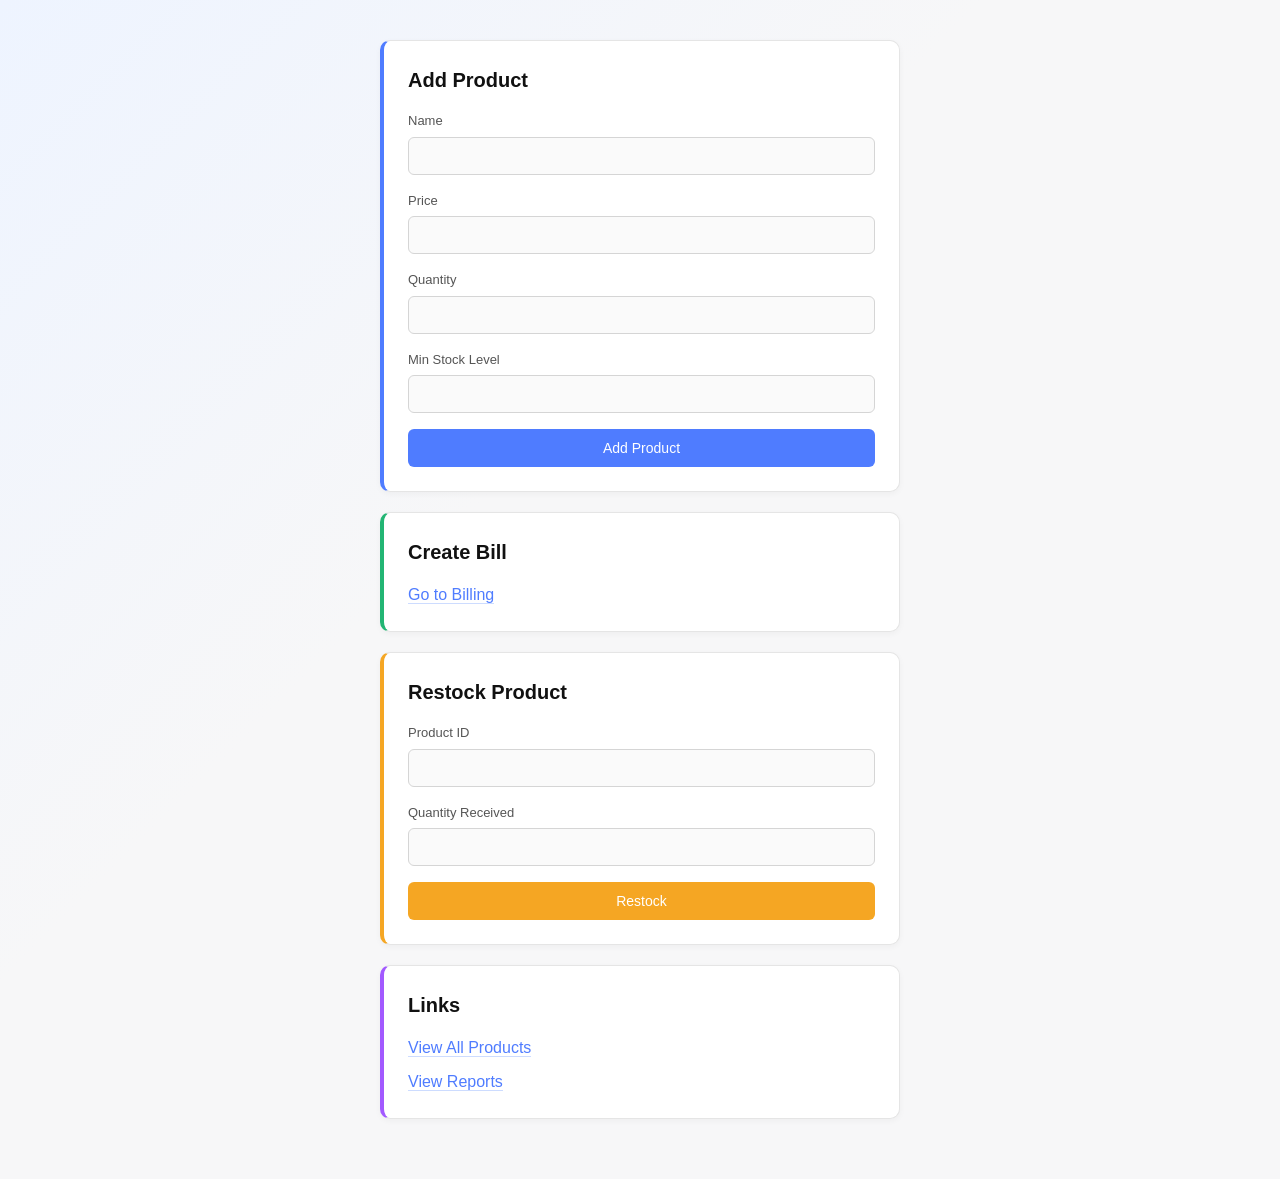
<file: index.html>
<!DOCTYPE html>
<html>
<head>
    <title>Store App</title>
    <style>
        * {
            box-sizing: border-box;
        }

        body {
            font-family: -apple-system, BlinkMacSystemFont, "Segoe UI", Roboto, Helvetica, Arial, sans-serif;
            background: linear-gradient(135deg, #eef4ff 0%, #f7f7f8 40%);
            color: #1a1a1a;
            margin: 0;
            padding: 40px 20px;
            line-height: 1.5;
        }

        .container {
            max-width: 520px;
            margin: 0 auto;
        }

        h1 {
            font-size: 20px;
            font-weight: 600;
            margin: 0 0 16px;
            color: #111;
        }

        .section {
            background: #ffffff;
            border: 1px solid #e5e5e5;
            border-left: 4px solid #4f7cff;
            border-radius: 10px;
            padding: 24px;
            margin-bottom: 20px;
            box-shadow: 0 2px 6px rgba(0,0,0,0.04);
        }

        .section:nth-of-type(2) {
            border-left-color: #22b573;
        }

        .section:nth-of-type(3) {
            border-left-color: #f5a623;
        }

        .section:nth-of-type(4) {
            border-left-color: #a259ff;
        }

        label,
        .field-label {
            display: block;
            font-size: 13px;
            font-weight: 500;
            color: #555;
            margin-bottom: 6px;
        }

        input[type="text"] {
            width: 100%;
            padding: 10px 12px;
            font-size: 14px;
            border: 1px solid #d5d5d5;
            border-radius: 6px;
            margin-bottom: 16px;
            background-color: #fafafa;
        }

        input[type="text"]:focus {
            outline: none;
            border-color: #4f7cff;
            background-color: #fff;
            box-shadow: 0 0 0 3px rgba(79,124,255,0.12);
        }

        input[type="submit"] {
            width: 100%;
            padding: 11px;
            background-color: #4f7cff;
            color: #fff;
            border: none;
            border-radius: 6px;
            font-size: 14px;
            font-weight: 500;
            cursor: pointer;
            transition: background-color 0.15s ease;
        }

        input[type="submit"]:hover {
            background-color: #3a63e0;
        }

        .section:nth-of-type(3) input[type="submit"] {
            background-color: #f5a623;
        }

        .section:nth-of-type(3) input[type="submit"]:hover {
            background-color: #d98e0f;
        }

        a {
            color: #4f7cff;
            text-decoration: none;
            font-weight: 500;
            border-bottom: 1px solid #cddcff;
        }

        a:hover {
            border-bottom-color: #4f7cff;
        }

        p {
            margin: 0;
        }

        .links-section p + p {
            margin-top: 10px;
        }
    </style>
</head>
<body>
    <div class="container">

        <div class="section">
            <h1>Add Product</h1>
            <form action="addproduct" method="post">
                <span class="field-label">Name</span>
                <input type="text" name="name">

                <span class="field-label">Price</span>
                <input type="text" name="price">

                <span class="field-label">Quantity</span>
                <input type="text" name="quantity">

                <span class="field-label">Min Stock Level</span>
                <input type="text" name="minStock">

                <input type="submit" value="Add Product">
            </form>
        </div>

        <div class="section">
            <h1>Create Bill</h1>
            <p><a href="createbill">Go to Billing</a></p>
        </div>

        <div class="section">
            <h1>Restock Product</h1>
            <form action="restock" method="post">
                <span class="field-label">Product ID</span>
                <input type="text" name="productId">

                <span class="field-label">Quantity Received</span>
                <input type="text" name="quantity">

                <input type="submit" value="Restock">
            </form>
        </div>

        <div class="section links-section">
            <h1>Links</h1>
            <p><a href="viewproducts">View All Products</a></p>
            <p><a href="reports">View Reports</a></p>
        </div>

    </div>
</body>
</html>
</file>
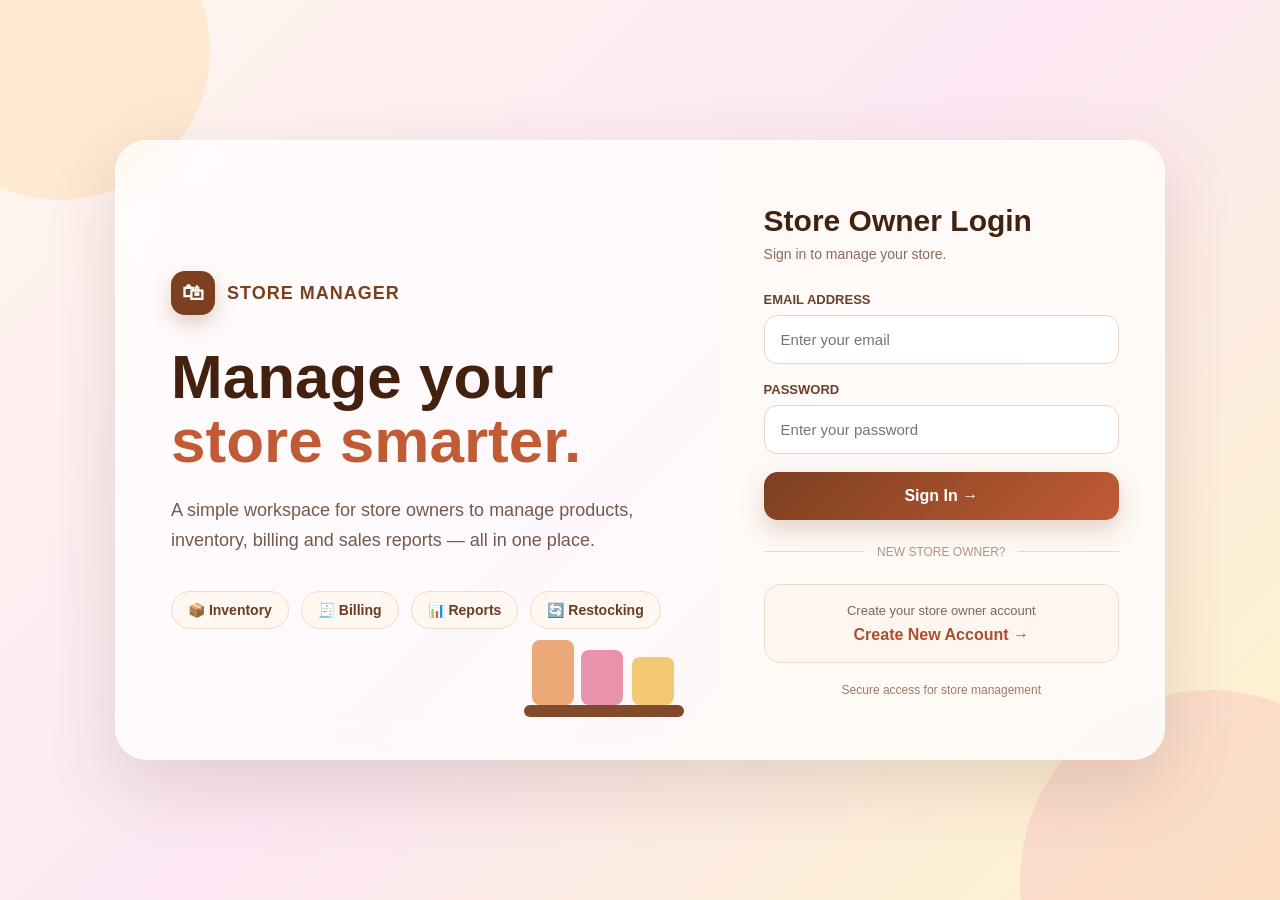
<file: webapp/store/index.html>
<!DOCTYPE html>
<html lang="en">
<head>
    <meta charset="UTF-8">
    <meta name="viewport" content="width=device-width, initial-scale=1.0">
    <title>Store Management System</title>

    <style>
        * {
            box-sizing: border-box;
            margin: 0;
            padding: 0;
        }

        body {
            min-height: 100vh;
            font-family: "Segoe UI", Arial, sans-serif;
            background: linear-gradient(135deg, #fff7ed, #fce7f3, #fef3c7);
            color: #3b2418;
            overflow-x: hidden;
        }

        /* Decorative shapes */
        .circle {
            position: fixed;
            border-radius: 50%;
            z-index: 0;
            pointer-events: none;
        }

        .circle.one {
            width: 300px;
            height: 300px;
            background: rgba(255, 183, 77, 0.18);
            top: -100px;
            left: -90px;
        }

        .circle.two {
            width: 380px;
            height: 380px;
            background: rgba(236, 72, 153, 0.12);
            bottom: -170px;
            right: -120px;
        }

        /* Main container */
        .page {
            min-height: 100vh;
            display: flex;
            align-items: center;
            justify-content: center;
            padding: 30px;
            position: relative;
            z-index: 1;
        }

        .container {
            width: 100%;
            max-width: 1050px;
            min-height: 620px;
            display: grid;
            grid-template-columns: 1.15fr 0.85fr;
            background: rgba(255, 255, 255, 0.72);
            backdrop-filter: blur(18px);
            border: 1px solid rgba(255, 255, 255, 0.8);
            border-radius: 32px;
            box-shadow: 0 25px 70px rgba(80, 45, 25, 0.15);
            overflow: hidden;
        }

        /* Left section */
        .welcome {
            padding: 65px 55px;
            display: flex;
            flex-direction: column;
            justify-content: center;
            position: relative;
        }

        .brand {
            display: inline-flex;
            align-items: center;
            gap: 12px;
            font-size: 18px;
            font-weight: 700;
            letter-spacing: 1px;
            color: #7c3f20;
            margin-bottom: 30px;
        }

        .brand-icon {
            width: 44px;
            height: 44px;
            border-radius: 14px;
            background: #7c3f20;
            display: flex;
            align-items: center;
            justify-content: center;
            color: white;
            font-size: 22px;
            box-shadow: 0 8px 20px rgba(124, 63, 32, 0.25);
        }

        h1 {
            font-size: clamp(38px, 5vw, 62px);
            line-height: 1.03;
            margin-bottom: 22px;
            color: #42210f;
        }

        h1 span {
            color: #c15b35;
        }

        .subtitle {
            font-size: 18px;
            line-height: 1.7;
            max-width: 540px;
            color: #76594a;
            margin-bottom: 35px;
        }

        .features {
            display: flex;
            flex-wrap: wrap;
            gap: 12px;
        }

        .feature {
            padding: 10px 16px;
            border-radius: 30px;
            background: #fff8f0;
            border: 1px solid #f3d9c6;
            color: #6b3c25;
            font-size: 14px;
            font-weight: 600;
        }

        /* Store illustration */
        .store-art {
            position: absolute;
            right: 35px;
            bottom: 30px;
            width: 160px;
            height: 145px;
            opacity: 0.95;
        }

        .shelf {
            position: absolute;
            bottom: 12px;
            width: 160px;
            height: 12px;
            background: #7c3f20;
            border-radius: 8px;
        }

        .box {
            position: absolute;
            bottom: 24px;
            width: 42px;
            height: 55px;
            border-radius: 8px;
            background: #e9a46f;
        }

        .box.one {
            left: 8px;
            height: 65px;
        }

        .box.two {
            left: 57px;
            background: #e88ca8;
        }

        .box.three {
            left: 108px;
            background: #f2c56b;
            height: 48px;
        }

        /* Login card */
        .login-area {
            background: rgba(255, 250, 246, 0.88);
            padding: 55px 45px;
            display: flex;
            align-items: center;
            justify-content: center;
        }

        .login-card {
            width: 100%;
            max-width: 360px;
        }

        .login-card h2 {
            font-size: 30px;
            color: #42210f;
            margin-bottom: 8px;
        }

        .login-card .description {
            color: #8a6a5a;
            margin-bottom: 30px;
            font-size: 14px;
        }

        .input-group {
            margin-bottom: 18px;
        }

        .input-group label {
            display: block;
            font-size: 13px;
            font-weight: 700;
            color: #69402d;
            margin-bottom: 8px;
        }

        .input-group input {
            width: 100%;
            padding: 15px 16px;
            border: 1.5px solid #ead4c5;
            border-radius: 13px;
            outline: none;
            background: #fff;
            color: #3b2418;
            font-size: 15px;
            transition: 0.25s;
        }

        .input-group input:focus {
            border-color: #c15b35;
            box-shadow: 0 0 0 4px rgba(193, 91, 53, 0.10);
        }

        .login-btn {
            width: 100%;
            border: none;
            border-radius: 14px;
            padding: 15px;
            background: linear-gradient(135deg, #7c3f20, #c15b35);
            color: white;
            font-size: 16px;
            font-weight: 700;
            cursor: pointer;
            box-shadow: 0 10px 25px rgba(124, 63, 32, 0.22);
            transition: 0.25s;
        }

        .login-btn:hover {
            transform: translateY(-2px);
            box-shadow: 0 14px 30px rgba(124, 63, 32, 0.28);
        }

        .divider {
            display: flex;
            align-items: center;
            gap: 12px;
            margin: 25px 0;
            color: #b19485;
            font-size: 12px;
        }

        .divider::before,
        .divider::after {
            content: "";
            height: 1px;
            flex: 1;
            background: #ead8cc;
        }

        .register-box {
            text-align: center;
            padding: 18px;
            border-radius: 16px;
            background: #fff7ef;
            border: 1px solid #f0dccd;
        }

        .register-box p {
            font-size: 13px;
            color: #806457;
            margin-bottom: 8px;
        }

        .register-link {
            color: #a84f2e;
            font-weight: 700;
            text-decoration: none;
            transition: 0.2s;
        }

        .register-link:hover {
            color: #6f321d;
            text-decoration: underline;
        }

        .demo-note {
            text-align: center;
            margin-top: 20px;
            font-size: 12px;
            color: #9a7b6c;
        }

        /* Responsive */
        @media (max-width: 800px) {
            .container {
                grid-template-columns: 1fr;
            }

            .welcome {
                padding: 45px 35px;
                min-height: 420px;
            }

            .store-art {
                display: none;
            }

            .login-area {
                padding: 45px 30px;
            }
        }

        @media (max-width: 480px) {
            .page {
                padding: 15px;
            }

            .container {
                border-radius: 24px;
            }

            .welcome {
                padding: 35px 25px;
            }

            .login-area {
                padding: 35px 22px;
            }

            h1 {
                font-size: 40px;
            }
        }
    </style>
</head>

<body>

<div class="circle one"></div>
<div class="circle two"></div>

<div class="page">

    <div class="container">

        <!-- WELCOME SECTION -->
        <section class="welcome">

            <div class="brand">
                <div class="brand-icon">🛍</div>
                STORE MANAGER
            </div>

            <h1>
                Manage your<br>
                <span>store smarter.</span>
            </h1>

            <p class="subtitle">
                A simple workspace for store owners to manage products,
                inventory, billing and sales reports — all in one place.
            </p>

            <div class="features">
                <div class="feature">📦 Inventory</div>
                <div class="feature">🧾 Billing</div>
                <div class="feature">📊 Reports</div>
                <div class="feature">🔄 Restocking</div>
            </div>

            <div class="store-art">
                <div class="box one"></div>
                <div class="box two"></div>
                <div class="box three"></div>
                <div class="shelf"></div>
            </div>

        </section>

        <!-- LOGIN SECTION -->
        <section class="login-area">

            <div class="login-card">

                <h2>Store Owner Login</h2>

                <p class="description">
                    Sign in to manage your store.
                </p>

                <!-- KEEPING YOUR EXISTING LOGIN ENDPOINT -->
                <form action="login" method="post">

                    <div class="input-group">
                        <label for="email">EMAIL ADDRESS</label>
                        <input
                            type="email"
                            id="email"
                            name="email"
                            placeholder="Enter your email"
                            required>
                    </div>

                    <div class="input-group">
                        <label for="password">PASSWORD</label>
                        <input
                            type="password"
                            id="password"
                            name="password"
                            placeholder="Enter your password"
                            required>
                    </div>

                    <button type="submit" class="login-btn">
                        Sign In →
                    </button>

                </form>

                <div class="divider">NEW STORE OWNER?</div>

                <div class="register-box">
                    <p>Create your store owner account</p>

                    <a href="register.html" class="register-link">
                        Create New Account →
                    </a>
                </div>

                <div class="demo-note">
                    Secure access for store management
                </div>

            </div>

        </section>

    </div>

</div>

</body>
</html>
</file>
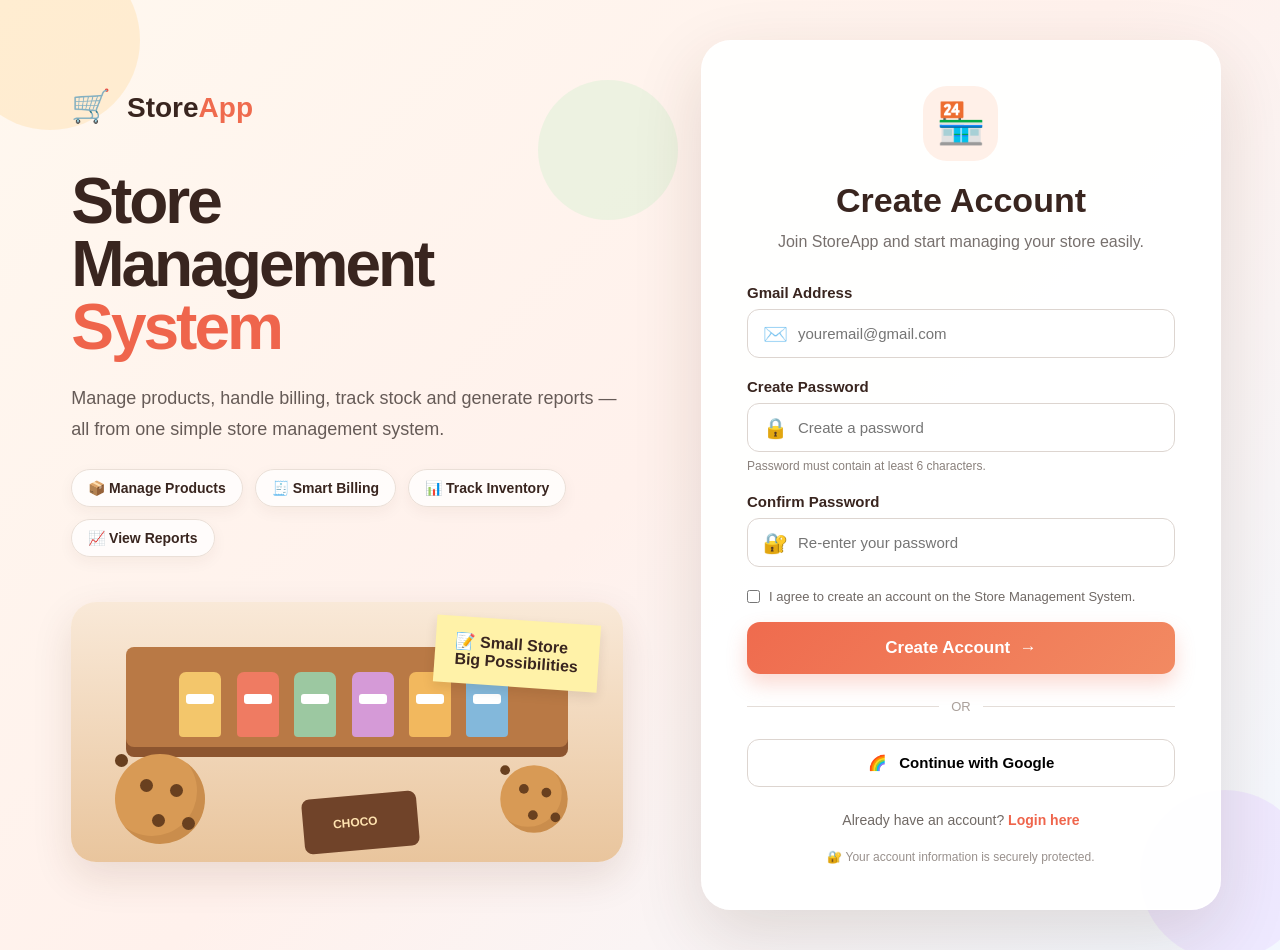
<file: webapp/register.html>
<!DOCTYPE html>
<html lang="en">
<head>
    <meta charset="UTF-8">
    <meta name="viewport" content="width=device-width, initial-scale=1.0">

    <title>Create Account | Store Management System</title>

    <style>
        * {
            margin: 0;
            padding: 0;
            box-sizing: border-box;
        }

        body {
            font-family: "Segoe UI", Arial, sans-serif;
            min-height: 100vh;
            background: linear-gradient(135deg, #fff8ef, #fff1ec, #f3f8ff);
            color: #39251f;
            overflow-x: hidden;
        }

        /* Decorative background */
        .bubble {
            position: fixed;
            border-radius: 50%;
            z-index: -1;
            opacity: 0.55;
        }

        .bubble.one {
            width: 180px;
            height: 180px;
            background: #ffe4b8;
            top: -50px;
            left: -40px;
        }

        .bubble.two {
            width: 140px;
            height: 140px;
            background: #dff0d8;
            top: 80px;
            left: 42%;
        }

        .bubble.three {
            width: 170px;
            height: 170px;
            background: #eadcff;
            bottom: -60px;
            right: -30px;
        }

        /* Main container */
        .container {
            width: 92%;
            max-width: 1350px;
            min-height: 100vh;
            margin: auto;
            display: grid;
            grid-template-columns: 1.05fr 0.95fr;
            align-items: center;
            gap: 50px;
            padding: 40px 0;
        }

        /* LEFT SIDE */
        .left {
            padding: 20px;
        }

        .brand {
            font-size: 28px;
            font-weight: 800;
            color: #39251f;
            margin-bottom: 45px;
        }

        .brand span {
            color: #ef6b4e;
        }

        .brand-icon {
            color: #ef6b4e;
            font-size: 32px;
            margin-right: 8px;
        }

        .heading {
            font-size: clamp(48px, 5vw, 76px);
            line-height: 0.98;
            font-weight: 850;
            letter-spacing: -3px;
            margin-bottom: 25px;
        }

        .heading .orange {
            color: #ef654c;
        }

        .description {
            font-size: 18px;
            color: #665b57;
            line-height: 1.7;
            max-width: 650px;
        }

        .features {
            display: flex;
            flex-wrap: wrap;
            gap: 12px;
            margin-top: 25px;
        }

        .feature {
            padding: 10px 16px;
            border-radius: 30px;
            background: rgba(255,255,255,0.75);
            border: 1px solid #eadfd7;
            font-size: 14px;
            font-weight: 600;
            box-shadow: 0 5px 15px rgba(70,40,20,0.05);
        }

        /* Store illustration */
        .store-scene {
            margin-top: 45px;
            position: relative;
            height: 260px;
            background: linear-gradient(to bottom, #f9e9d8, #e9c59d);
            border-radius: 25px;
            overflow: hidden;
            box-shadow: 0 15px 40px rgba(80,45,20,0.12);
        }

        .shelf {
            position: absolute;
            width: 80%;
            height: 100px;
            left: 10%;
            top: 45px;
            background: #b97945;
            border-radius: 8px;
            box-shadow: 0 10px 0 #8d552f;
        }

        .product {
            position: absolute;
            bottom: 10px;
            width: 42px;
            height: 65px;
            border-radius: 7px 7px 4px 4px;
            background: #f3c66b;
        }

        .product::before {
            content: "";
            position: absolute;
            width: 28px;
            height: 10px;
            background: #fff;
            top: 22px;
            left: 7px;
            border-radius: 3px;
        }

        .p1 { left: 12%; }
        .p2 { left: 25%; background: #ef7b62; }
        .p3 { left: 38%; background: #9cc8a1; }
        .p4 { left: 51%; background: #d59ad7; }
        .p5 { left: 64%; background: #f2b85e; }
        .p6 { left: 77%; background: #83b8db; }

        /* Cookie drawing */
        .cookie {
            position: absolute;
            bottom: 18px;
            width: 90px;
            height: 90px;
            border-radius: 50%;
            background: #d89a55;
            box-shadow: inset -8px -8px 0 rgba(100,50,15,0.12);
        }

        .cookie::before,
        .cookie::after {
            content: "";
            position: absolute;
            width: 13px;
            height: 13px;
            border-radius: 50%;
            background: #69401f;
        }

        .cookie::before {
            left: 25px;
            top: 25px;
            box-shadow:
                30px 5px #69401f,
                12px 35px #69401f,
                42px 38px #69401f;
        }

        .cookie.left-cookie {
            left: 8%;
        }

        .cookie.right-cookie {
            right: 8%;
            transform: scale(0.75);
        }

        .chocolate {
            position: absolute;
            bottom: 12px;
            left: 42%;
            width: 115px;
            height: 55px;
            background: #704329;
            border-radius: 8px;
            transform: rotate(-5deg);
        }

        .chocolate::after {
            content: "CHOCO";
            position: absolute;
            color: #ffe3b0;
            font-weight: bold;
            font-size: 12px;
            top: 20px;
            left: 30px;
        }

        .note {
            position: absolute;
            top: 18px;
            right: 25px;
            background: #fff2a8;
            padding: 15px 20px;
            transform: rotate(4deg);
            font-weight: 700;
            box-shadow: 0 5px 12px rgba(50,30,10,0.1);
        }

        /* RIGHT CARD */
        .card {
            background: rgba(255,255,255,0.94);
            padding: 45px;
            border-radius: 30px;
            box-shadow: 0 25px 70px rgba(70,40,20,0.14);
            border: 1px solid rgba(255,255,255,0.8);
            max-width: 520px;
            width: 100%;
            margin: auto;
        }

        .shop-icon {
            width: 75px;
            height: 75px;
            margin: auto;
            display: flex;
            align-items: center;
            justify-content: center;
            background: #fff0e8;
            border-radius: 24px;
            font-size: 40px;
        }

        .card h2 {
            text-align: center;
            font-size: 34px;
            margin-top: 20px;
        }

        .subtitle {
            text-align: center;
            color: #77706d;
            margin: 10px 0 30px;
            line-height: 1.5;
        }

        .input-group {
            margin-bottom: 20px;
        }

        .input-group label {
            display: block;
            font-size: 15px;
            font-weight: 700;
            margin-bottom: 8px;
        }

        .input-box {
            position: relative;
        }

        .input-box span {
            position: absolute;
            left: 16px;
            top: 50%;
            transform: translateY(-50%);
            font-size: 20px;
        }

        input {
            width: 100%;
            padding: 15px 16px 15px 50px;
            border: 1.5px solid #ddd5d0;
            border-radius: 12px;
            font-size: 15px;
            outline: none;
            transition: 0.25s;
            background: #fff;
        }

        input:focus {
            border-color: #ef6b4e;
            box-shadow: 0 0 0 4px rgba(239,107,78,0.10);
        }

        .password-hint {
            font-size: 12px;
            color: #8a817c;
            margin-top: 7px;
        }

        .terms {
            display: flex;
            align-items: flex-start;
            gap: 9px;
            font-size: 13px;
            color: #706965;
            margin: 15px 0;
            line-height: 1.5;
        }

        .terms input {
            width: auto;
            margin-top: 3px;
        }

        .create-btn {
            width: 100%;
            border: none;
            padding: 16px;
            border-radius: 13px;
            background: linear-gradient(135deg, #ef6b4e, #f28a62);
            color: white;
            font-size: 17px;
            font-weight: 700;
            cursor: pointer;
            transition: 0.25s;
            box-shadow: 0 10px 20px rgba(239,107,78,0.25);
        }

        .create-btn:hover {
            transform: translateY(-2px);
            box-shadow: 0 14px 25px rgba(239,107,78,0.32);
        }

        .divider {
            display: flex;
            align-items: center;
            gap: 12px;
            margin: 25px 0;
            color: #aaa09a;
            font-size: 13px;
        }

        .divider::before,
        .divider::after {
            content: "";
            height: 1px;
            background: #e4ddd8;
            flex: 1;
        }

        .google-btn {
            width: 100%;
            padding: 14px;
            border-radius: 12px;
            border: 1px solid #ddd5d0;
            background: white;
            font-size: 15px;
            font-weight: 600;
            cursor: pointer;
        }

        .google-btn:hover {
            background: #fafafa;
        }

        .login-link {
            text-align: center;
            margin-top: 25px;
            color: #706965;
            font-size: 14px;
        }

        .login-link a {
            color: #ef654c;
            font-weight: 700;
            text-decoration: none;
        }

        .login-link a:hover {
            text-decoration: underline;
        }

        .secure {
            text-align: center;
            margin-top: 22px;
            font-size: 12px;
            color: #99918d;
        }

        /* Responsive */
        @media (max-width: 900px) {
            .container {
                grid-template-columns: 1fr;
                padding: 30px 0;
            }

            .left {
                text-align: center;
            }

            .features {
                justify-content: center;
            }

            .description {
                margin: auto;
            }

            .store-scene {
                max-width: 650px;
                margin: 35px auto 0;
            }

            .card {
                margin-bottom: 30px;
            }
        }

        @media (max-width: 500px) {
            .heading {
                font-size: 45px;
            }

            .card {
                padding: 30px 22px;
                border-radius: 22px;
            }

            .store-scene {
                height: 200px;
            }
        }
    </style>
</head>

<body>

<div class="bubble one"></div>
<div class="bubble two"></div>
<div class="bubble three"></div>

<div class="container">

    <!-- LEFT SIDE -->
    <section class="left">

        <div class="brand">
            <span class="brand-icon">🛒</span>
            Store<span>App</span>
        </div>

        <h1 class="heading">
            Store<br>
            Management<br>
            <span class="orange">System</span>
        </h1>

        <p class="description">
            Manage products, handle billing, track stock and
            generate reports — all from one simple store management system.
        </p>

        <div class="features">
            <div class="feature">📦 Manage Products</div>
            <div class="feature">🧾 Smart Billing</div>
            <div class="feature">📊 Track Inventory</div>
            <div class="feature">📈 View Reports</div>
        </div>

        <!-- Store illustration -->
        <div class="store-scene">

            <div class="shelf">
                <div class="product p1"></div>
                <div class="product p2"></div>
                <div class="product p3"></div>
                <div class="product p4"></div>
                <div class="product p5"></div>
                <div class="product p6"></div>
            </div>

            <div class="note">
                📝 Small Store<br>
                Big Possibilities
            </div>

            <div class="cookie left-cookie"></div>
            <div class="cookie right-cookie"></div>

            <div class="chocolate"></div>

        </div>

    </section>


    <!-- RIGHT SIDE -->
    <section class="card">

        <div class="shop-icon">🏪</div>

        <h2>Create Account</h2>

        <p class="subtitle">
            Join StoreApp and start managing your store easily.
        </p>

        <form action="register" method="post">

            <div class="input-group">

                <label for="email">
                    Gmail Address
                </label>

                <div class="input-box">
                    <span>✉️</span>

                    <input
                        type="email"
                        id="email"
                        name="email"
                        placeholder="youremail@gmail.com"
                        required
                        autocomplete="email">
                </div>

            </div>


            <div class="input-group">

                <label for="password">
                    Create Password
                </label>

                <div class="input-box">
                    <span>🔒</span>

                    <input
                        type="password"
                        id="password"
                        name="password"
                        placeholder="Create a password"
                        required
                        minlength="6"
                        autocomplete="new-password">
                </div>

                <div class="password-hint">
                    Password must contain at least 6 characters.
                </div>

            </div>


            <div class="input-group">

                <label for="confirmPassword">
                    Confirm Password
                </label>

                <div class="input-box">
                    <span>🔐</span>

                    <input
                        type="password"
                        id="confirmPassword"
                        name="confirmPassword"
                        placeholder="Re-enter your password"
                        required
                        minlength="6"
                        autocomplete="new-password">
                </div>

            </div>


            <div class="terms">
                <input type="checkbox" id="terms" required>

                <label for="terms">
                    I agree to create an account on the
                    Store Management System.
                </label>
            </div>


            <button type="submit" class="create-btn">
                Create Account&nbsp; →
            </button>

        </form>


        <div class="divider">
            OR
        </div>


        <!-- Visual Google option for now -->
        <button type="button" class="google-btn">
            🌈 &nbsp; Continue with Google
        </button>


        <div class="login-link">
            Already have an account?
            <a href="login.html">Login here</a>
        </div>


        <div class="secure">
            🔐 Your account information is securely protected.
        </div>

    </section>

</div>

</body>
</html>
</file>
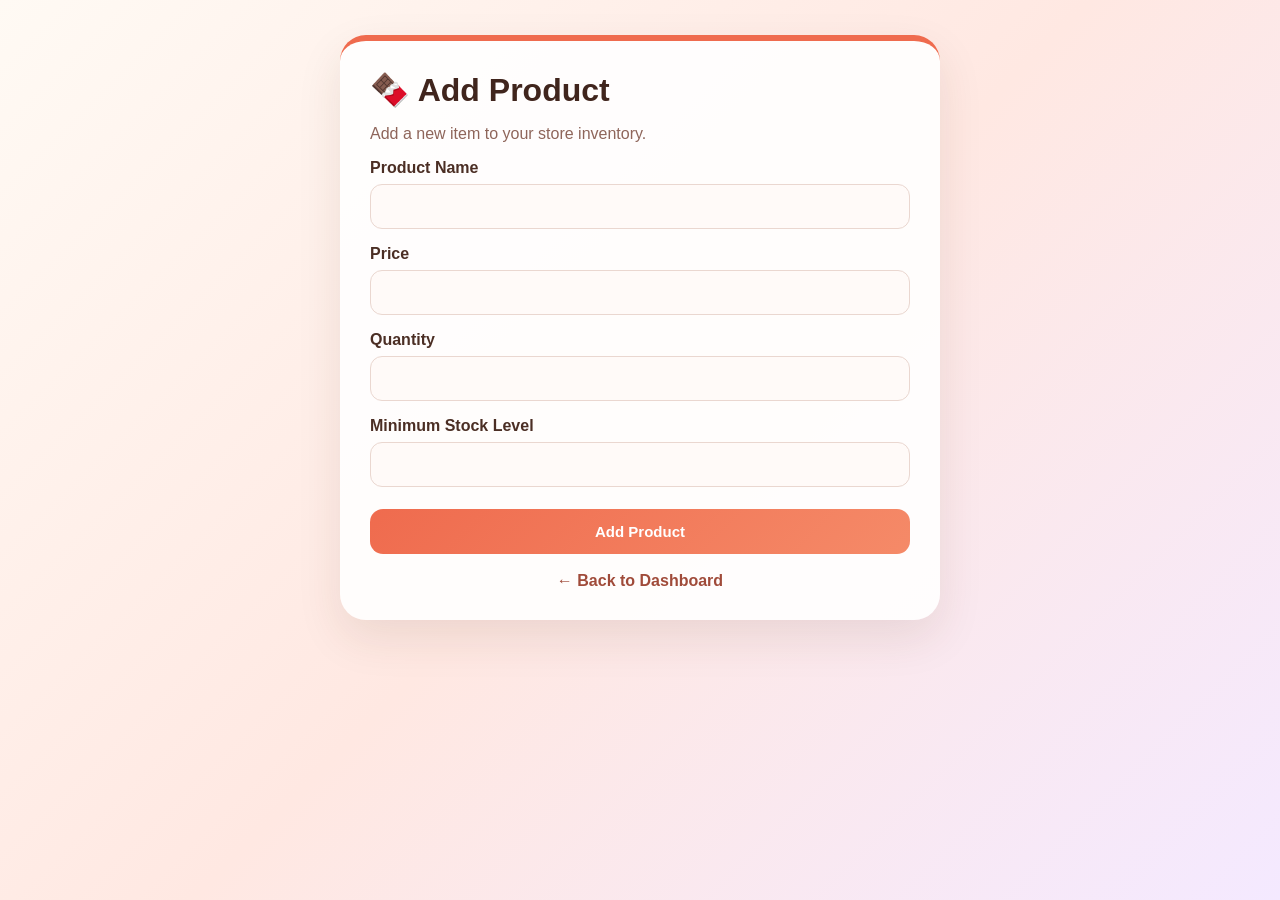
<file: webapp/store/addproduct.html>
<!DOCTYPE html>
<html lang="en"><head><meta charset="UTF-8"><meta name="viewport" content="width=device-width,initial-scale=1.0">
<title>Add Product</title>
<style>
*{box-sizing:border-box}body{margin:0;min-height:100vh;font-family:'Segoe UI',Arial,sans-serif;color:#4b2e24;background:linear-gradient(135deg,#fffaf4,#ffe8e2,#f4e9ff);padding:35px 20px}
.container{max-width:600px;margin:auto}.card{background:rgba(255,255,255,.9);border-radius:26px;padding:30px;box-shadow:0 18px 45px rgba(80,45,30,.1);border-top:6px solid #ef6b4e}
h1{margin:0 0 6px;font-size:32px;color:#40251d}p{color:#8e655a}.field{margin-top:16px}label{display:block;font-weight:700;margin-bottom:7px}input{width:100%;padding:13px;border:1px solid #ead7d0;border-radius:12px;font-size:15px;background:#fffaf8}input:focus{outline:none;border-color:#ef6b4e;box-shadow:0 0 0 3px rgba(239,107,78,.12)}button{width:100%;margin-top:22px;padding:14px;border:0;border-radius:13px;background:linear-gradient(135deg,#ef6b4e,#f58a68);color:#fff;font-weight:800;font-size:15px;cursor:pointer}.back{display:block;text-align:center;margin-top:18px;color:#a04b3a;text-decoration:none;font-weight:700}
</style></head><body><div class="container"><div class="card"><h1>🍫 Add Product</h1><p>Add a new item to your store inventory.</p>
<form action="addproduct" method="post">
<div class="field"><label>Product Name</label><input name="name" type="text" required></div>
<div class="field"><label>Price</label><input name="price" type="number" step="0.01" required></div>
<div class="field"><label>Quantity</label><input name="quantity" type="number" min="0" required></div>
<div class="field"><label>Minimum Stock Level</label><input name="minStock" type="number" min="0" required></div>
<button type="submit">Add Product</button></form><a class="back" href="dashboard.html">← Back to Dashboard</a></div></div></body></html>
</file>
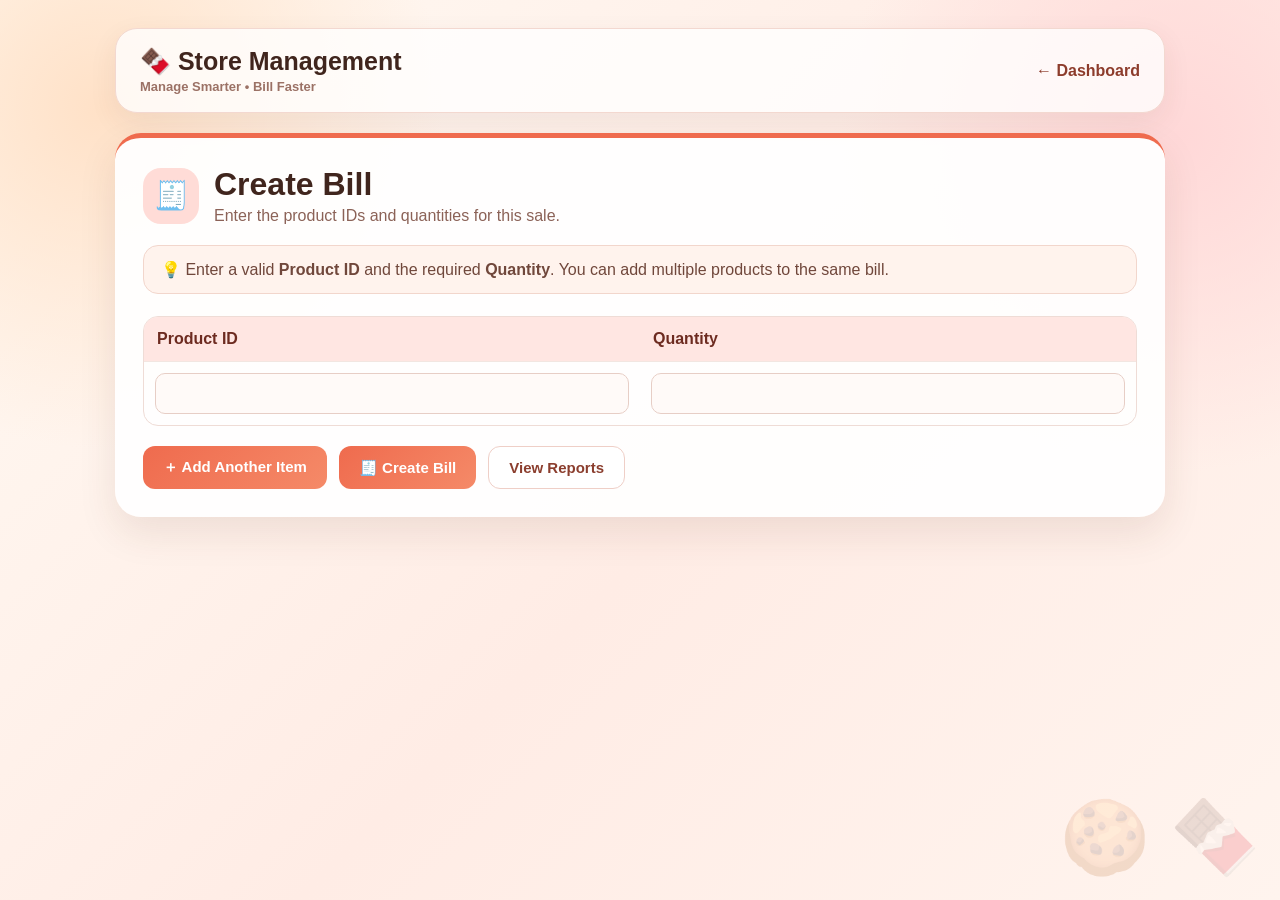
<file: webapp/store/createbill.html>
<!DOCTYPE html>
<html lang="en">
<head>
<meta charset="UTF-8">
<meta name="viewport" content="width=device-width, initial-scale=1.0">
<title>Create Bill - Store Management</title>
<style>
*{box-sizing:border-box}
body{
  margin:0; min-height:100vh; font-family:'Segoe UI',Arial,sans-serif;
  color:#4b2e24;
  background:
    radial-gradient(circle at 8% 12%,#ffe1c7 0,transparent 24%),
    radial-gradient(circle at 92% 15%,#ffd8d8 0,transparent 24%),
    linear-gradient(135deg,#fffaf3,#ffece5 55%,#fff4ee);
  padding:28px 22px 50px;
}
.page{max-width:1050px;margin:auto;position:relative}
.header{
  display:flex;justify-content:space-between;align-items:center;
  padding:18px 24px;margin-bottom:20px;
  background:rgba(255,255,255,.78);border:1px solid #f3d8d0;
  border-radius:22px;box-shadow:0 10px 28px rgba(91,49,34,.08);
}
.brand{font-size:25px;font-weight:800;color:#40251d}
.brand small{display:block;font-size:13px;color:#9b7165;margin-top:3px}
.back{color:#8d3c2c;text-decoration:none;font-weight:700}
.card{
  background:rgba(255,255,255,.94);border-radius:26px;
  padding:28px;box-shadow:0 16px 38px rgba(91,49,34,.10);
  border-top:5px solid #ef6b4e;
}
.title{display:flex;align-items:center;gap:15px;margin-bottom:20px}
.icon{
  width:56px;height:56px;border-radius:18px;background:#ffdcd7;
  display:flex;align-items:center;justify-content:center;font-size:28px;
}
h1{margin:0;font-size:32px;color:#40251d}
.subtitle{margin:4px 0 0;color:#8b6257}
.info{
  padding:14px 17px;background:#fff3ed;border:1px solid #f2d6cc;
  border-radius:15px;margin-bottom:22px;color:#70473b;
}
table{width:100%;border-collapse:separate;border-spacing:0;overflow:hidden;border:1px solid #efdcd6;border-radius:15px}
th{background:#ffe6e2;color:#6d2b20;padding:13px;text-align:left}
td{padding:11px;border-top:1px solid #f2e6e1}
input{
  width:100%;padding:11px 13px;border:1px solid #e7cec6;
  border-radius:10px;font-size:15px;outline:none;background:#fffaf8;
}
input:focus{border-color:#ef6b4e;box-shadow:0 0 0 3px rgba(239,107,78,.10)}
.actions{display:flex;gap:12px;flex-wrap:wrap;margin-top:20px}
button,.btn{
  border:0;text-decoration:none;cursor:pointer;padding:12px 20px;
  border-radius:12px;font-weight:800;font-size:15px;
}
button{background:linear-gradient(135deg,#ef6b4e,#f58a68);color:white}
.btn{background:#fff;color:#8b3e2e;border:1px solid #efcfc7}
.decor{position:fixed;right:20px;bottom:20px;font-size:72px;opacity:.16;pointer-events:none}
@media(max-width:700px){.header{gap:12px;align-items:flex-start}.card{padding:18px}h1{font-size:25px}}
</style>
</head>
<body>
<div class="page">
  <header class="header">
    <div class="brand">🍫 Store Management<small>Manage Smarter • Bill Faster</small></div>
    <a class="back" href="dashboard.html">← Dashboard</a>
  </header>

  <main class="card">
    <div class="title">
      <div class="icon">🧾</div>
      <div>
        <h1>Create Bill</h1>
        <div class="subtitle">Enter the product IDs and quantities for this sale.</div>
      </div>
    </div>

    <div class="info">
      💡 Enter a valid <strong>Product ID</strong> and the required <strong>Quantity</strong>.
      You can add multiple products to the same bill.
    </div>

    <form action="createbill" method="post">
      <table id="itemsTable">
        <thead>
          <tr><th>Product ID</th><th>Quantity</th></tr>
        </thead>
        <tbody>
          <tr>
            <td><input type="number" name="productId" min="1" required></td>
            <td><input type="number" name="quantity" min="1" required></td>
          </tr>
        </tbody>
      </table>

      <div class="actions">
        <button type="button" onclick="addRow()">＋ Add Another Item</button>
        <button type="submit">🧾 Create Bill</button>
        <a class="btn" href="reports">View Reports</a>
      </div>
    </form>
  </main>
</div>
<div class="decor">🍪 🍫</div>

<script>
function addRow(){
  const tbody=document.querySelector("#itemsTable tbody");
  const row=document.createElement("tr");
  row.innerHTML=
    "<td><input type='number' name='productId' min='1' required></td>"+
    "<td><input type='number' name='quantity' min='1' required></td>";
  tbody.appendChild(row);
}
</script>
</body>
</html>
</file>
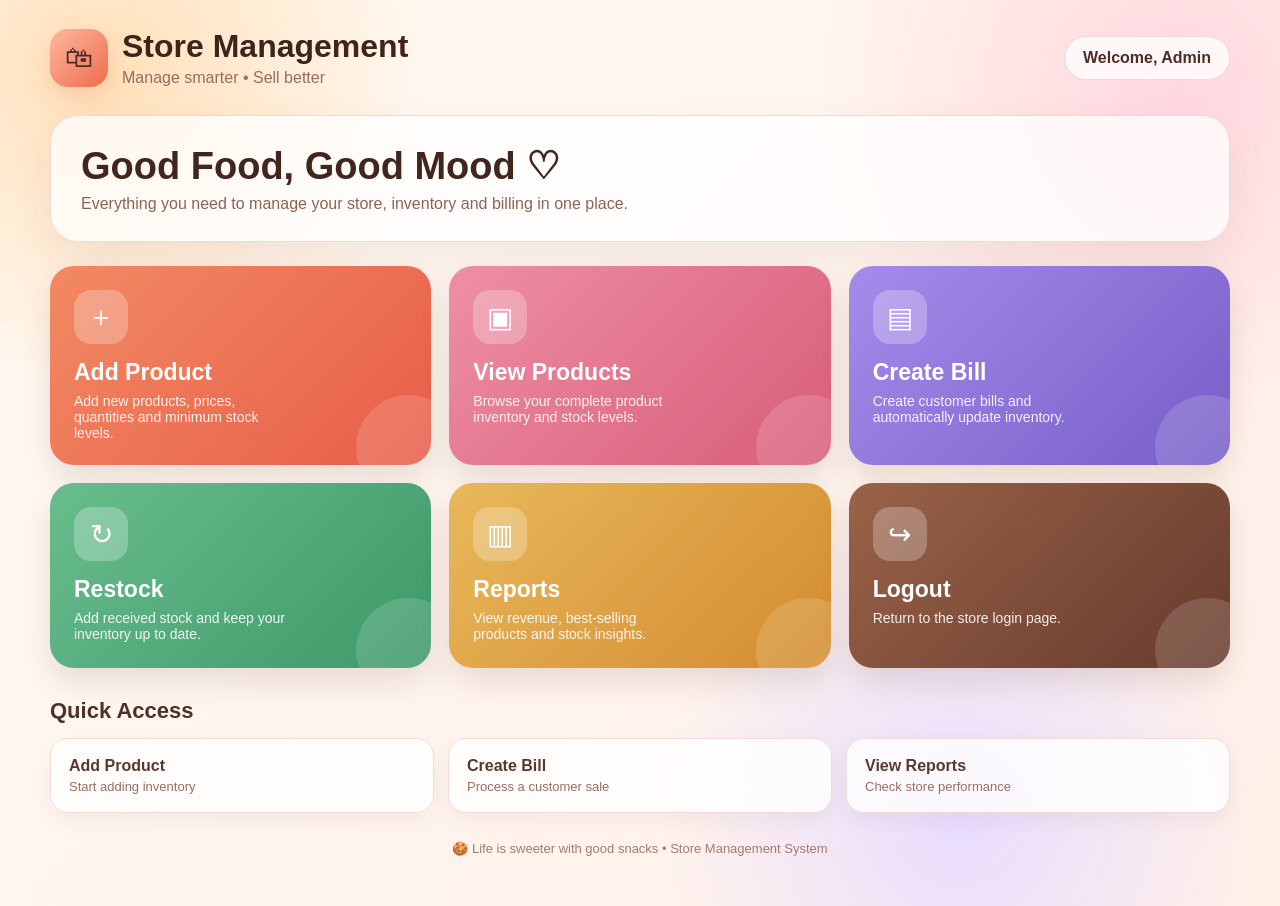
<file: webapp/store/dashboard.html>
<!DOCTYPE html>
<html lang="en">
<head>
<meta charset="UTF-8">
<meta name="viewport" content="width=device-width, initial-scale=1.0">
<title>Store Management</title>
<style>
*{box-sizing:border-box}
body{margin:0;min-height:100vh;font-family:'Segoe UI',Arial,sans-serif;color:#4b2e24;
background:radial-gradient(circle at 8% 8%,#ffe0b8 0,transparent 23%),
radial-gradient(circle at 92% 10%,#ffd7df 0,transparent 25%),
radial-gradient(circle at 75% 90%,#e8dcff 0,transparent 24%),
linear-gradient(135deg,#fffaf4,#fff0e8);padding:28px 24px 50px}
.container{max-width:1180px;margin:auto}
.header{display:flex;justify-content:space-between;align-items:center;gap:20px;margin-bottom:28px}
.brand{display:flex;align-items:center;gap:14px}
.brand-icon{width:58px;height:58px;border-radius:18px;background:linear-gradient(135deg,#ffb79f,#ef6b4e);
display:flex;align-items:center;justify-content:center;font-size:28px;box-shadow:0 10px 24px rgba(239,107,78,.2)}
.brand h1{margin:0;font-size:32px;color:#3f241c}.brand p{margin:4px 0 0;color:#9a6c60}
.admin{background:rgba(255,255,255,.78);border:1px solid #f1d8d0;border-radius:24px;padding:12px 18px;font-weight:700}
.hero{background:rgba(255,255,255,.76);border:1px solid #f3d9d1;border-radius:28px;padding:28px 30px;
box-shadow:0 16px 40px rgba(91,49,32,.08);margin-bottom:24px}
.hero h2{font-size:38px;margin:0;color:#42251d}.hero p{margin:7px 0 0;color:#8d6257}
.grid{display:grid;grid-template-columns:repeat(3,1fr);gap:18px}
.card{position:relative;overflow:hidden;min-height:185px;padding:24px;border-radius:24px;color:#fff;
text-decoration:none;box-shadow:0 14px 30px rgba(80,45,30,.13);transition:.2s}
.card:hover{transform:translateY(-5px);box-shadow:0 18px 35px rgba(80,45,30,.18)}
.card h3{font-size:23px;margin:15px 0 7px}.card p{margin:0;opacity:.9;font-size:14px;max-width:220px}
.card .icon{width:54px;height:54px;border-radius:17px;background:rgba(255,255,255,.25);display:flex;align-items:center;justify-content:center;font-size:28px}
.card:after{content:'';position:absolute;width:105px;height:105px;border-radius:50%;right:-30px;bottom:-35px;background:rgba(255,255,255,.14)}
.orange{background:linear-gradient(135deg,#f28a63,#e85d49)}
.pink{background:linear-gradient(135deg,#ee8fa5,#d85d78)}
.purple{background:linear-gradient(135deg,#a58bea,#765ec8)}
.green{background:linear-gradient(135deg,#69bd8d,#3d9868)}
.gold{background:linear-gradient(135deg,#e8b85b,#d48b2f)}
.brown{background:linear-gradient(135deg,#9a6248,#663b2d)}
.section-title{font-size:22px;font-weight:800;margin:30px 0 14px;color:#503126}
.quick{display:grid;grid-template-columns:repeat(3,1fr);gap:14px}
.quick a{background:rgba(255,255,255,.82);border:1px solid #f0ddd7;border-radius:18px;padding:18px;text-decoration:none;color:#5a382d;
box-shadow:0 8px 20px rgba(80,45,30,.06);font-weight:700}
.quick a span{display:block;font-size:13px;color:#9a6e62;font-weight:500;margin-top:4px}
.footer{text-align:center;color:#a47a6e;font-size:13px;margin-top:28px}
@media(max-width:800px){.grid,.quick{grid-template-columns:1fr 1fr}.header{align-items:flex-start}.admin{display:none}}
@media(max-width:520px){body{padding:18px}.grid,.quick{grid-template-columns:1fr}.hero h2{font-size:30px}}
</style>
</head>
<body>
<div class="container">
  <header class="header">
    <div class="brand">
      <div class="brand-icon">🛍</div>
      <div><h1>Store Management</h1><p>Manage smarter • Sell better</p></div>
    </div>
    <div class="admin">Welcome, Admin</div>
  </header>

  <section class="hero">
    <h2>Good Food, Good Mood ♡</h2>
    <p>Everything you need to manage your store, inventory and billing in one place.</p>
  </section>

  <div class="grid">
    <a class="card orange" href="addproduct.html">
      <div class="icon">＋</div><h3>Add Product</h3><p>Add new products, prices, quantities and minimum stock levels.</p>
    </a>
    <a class="card pink" href="viewproducts">
      <div class="icon">▣</div><h3>View Products</h3><p>Browse your complete product inventory and stock levels.</p>
    </a>
    <a class="card purple" href="createbill">
      <div class="icon">▤</div><h3>Create Bill</h3><p>Create customer bills and automatically update inventory.</p>
    </a>
    <a class="card green" href="restock.html">
      <div class="icon">↻</div><h3>Restock</h3><p>Add received stock and keep your inventory up to date.</p>
    </a>
    <a class="card gold" href="reports">
      <div class="icon">▥</div><h3>Reports</h3><p>View revenue, best-selling products and stock insights.</p>
    </a>
    <a class="card brown" href="index.html">
      <div class="icon">↪</div><h3>Logout</h3><p>Return to the store login page.</p>
    </a>
  </div>

  <div class="section-title">Quick Access</div>
  <div class="quick">
    <a href="addproduct.html">Add Product<span>Start adding inventory</span></a>
    <a href="createbill">Create Bill<span>Process a customer sale</span></a>
    <a href="reports">View Reports<span>Check store performance</span></a>
  </div>

  <div class="footer">🍪 Life is sweeter with good snacks • Store Management System</div>
</div>
</body>
</html>
</file>
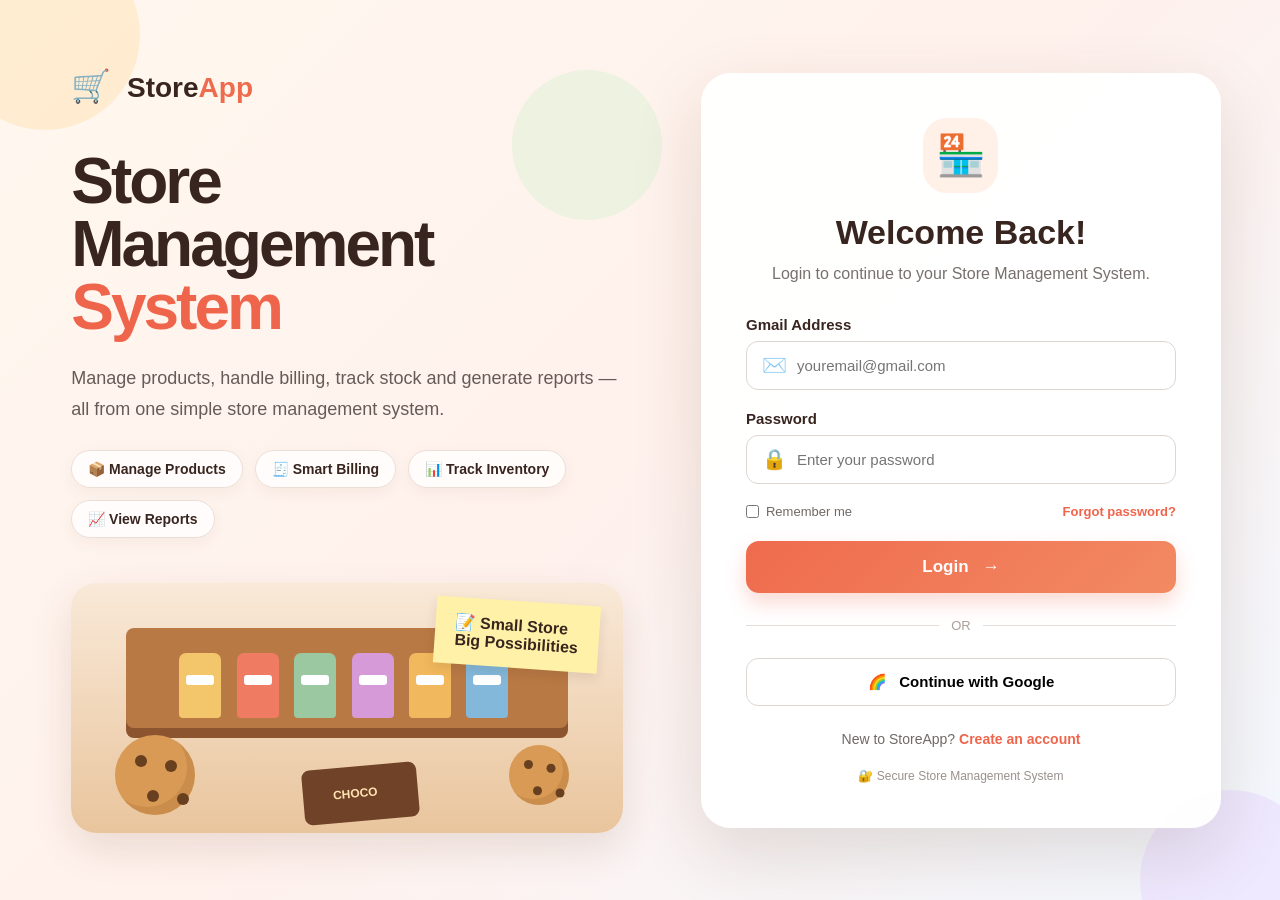
<file: webapp/store/login.html>
<!DOCTYPE html>
<html lang="en">
<head>
    <meta charset="UTF-8">
    <meta name="viewport" content="width=device-width, initial-scale=1.0">

    <title>Login | Store Management System</title>

    <style>
        * {
            margin: 0;
            padding: 0;
            box-sizing: border-box;
        }

        body {
            font-family: "Segoe UI", Arial, sans-serif;
            min-height: 100vh;
            background: linear-gradient(135deg, #fff8ef, #fff1ec, #f3f8ff);
            color: #39251f;
            overflow-x: hidden;
        }

        .bubble {
            position: fixed;
            border-radius: 50%;
            z-index: -1;
            opacity: .55;
        }

        .one {
            width: 190px;
            height: 190px;
            background: #ffe4b8;
            top: -60px;
            left: -50px;
        }

        .two {
            width: 150px;
            height: 150px;
            background: #dff0d8;
            top: 70px;
            left: 40%;
        }

        .three {
            width: 180px;
            height: 180px;
            background: #eadcff;
            bottom: -70px;
            right: -40px;
        }

        .container {
            width: 92%;
            max-width: 1350px;
            min-height: 100vh;
            margin: auto;
            display: grid;
            grid-template-columns: 1.05fr .95fr;
            align-items: center;
            gap: 50px;
            padding: 40px 0;
        }

        /* LEFT */

        .left {
            padding: 20px;
        }

        .brand {
            font-size: 28px;
            font-weight: 800;
            margin-bottom: 45px;
        }

        .brand span {
            color: #ef6b4e;
        }

        .brand-icon {
            color: #ef6b4e;
            font-size: 32px;
            margin-right: 8px;
        }

        .heading {
            font-size: clamp(48px, 5vw, 76px);
            line-height: .98;
            font-weight: 850;
            letter-spacing: -3px;
            margin-bottom: 25px;
        }

        .orange {
            color: #ef654c;
        }

        .description {
            font-size: 18px;
            color: #665b57;
            line-height: 1.7;
            max-width: 650px;
        }

        .features {
            display: flex;
            flex-wrap: wrap;
            gap: 12px;
            margin-top: 25px;
        }

        .feature {
            padding: 10px 16px;
            border-radius: 30px;
            background: rgba(255,255,255,.75);
            border: 1px solid #eadfd7;
            font-size: 14px;
            font-weight: 600;
            box-shadow: 0 5px 15px rgba(70,40,20,.05);
        }

        /* STORE SCENE */

        .store-scene {
            margin-top: 45px;
            position: relative;
            height: 250px;
            background: linear-gradient(to bottom,#f9e9d8,#e9c59d);
            border-radius: 25px;
            overflow: hidden;
            box-shadow: 0 15px 40px rgba(80,45,20,.12);
        }

        .shelf {
            position: absolute;
            width: 80%;
            height: 100px;
            left: 10%;
            top: 45px;
            background: #b97945;
            border-radius: 8px;
            box-shadow: 0 10px 0 #8d552f;
        }

        .product {
            position: absolute;
            bottom: 10px;
            width: 42px;
            height: 65px;
            border-radius: 7px 7px 4px 4px;
            background: #f3c66b;
        }

        .product::before {
            content: "";
            position: absolute;
            width: 28px;
            height: 10px;
            background: white;
            top: 22px;
            left: 7px;
            border-radius: 3px;
        }

        .p1 { left:12%; }
        .p2 { left:25%; background:#ef7b62; }
        .p3 { left:38%; background:#9cc8a1; }
        .p4 { left:51%; background:#d59ad7; }
        .p5 { left:64%; background:#f2b85e; }
        .p6 { left:77%; background:#83b8db; }

        /* COOKIES */

        .cookie {
            position:absolute;
            bottom:18px;
            width:80px;
            height:80px;
            border-radius:50%;
            background:#d89a55;
            box-shadow:inset -8px -8px 0 rgba(100,50,15,.12);
        }

        .cookie::before {
            content:"";
            position:absolute;
            width:12px;
            height:12px;
            border-radius:50%;
            background:#69401f;
            left:20px;
            top:20px;
            box-shadow:
                30px 5px #69401f,
                12px 35px #69401f,
                42px 38px #69401f;
        }

        .cookie.left-cookie {
            left:8%;
        }

        .cookie.right-cookie {
            right:8%;
            transform:scale(.75);
        }

        .chocolate {
            position:absolute;
            bottom:12px;
            left:42%;
            width:115px;
            height:55px;
            background:#704329;
            border-radius:8px;
            transform:rotate(-5deg);
        }

        .chocolate::after {
            content:"CHOCO";
            position:absolute;
            color:#ffe3b0;
            font-weight:bold;
            font-size:12px;
            top:20px;
            left:30px;
        }

        .note {
            position:absolute;
            top:18px;
            right:25px;
            background:#fff2a8;
            padding:15px 20px;
            transform:rotate(4deg);
            font-weight:700;
            box-shadow:0 5px 12px rgba(50,30,10,.1);
        }

        /* LOGIN CARD */

        .card {
            background:rgba(255,255,255,.95);
            padding:45px;
            border-radius:30px;
            box-shadow:0 25px 70px rgba(70,40,20,.14);
            max-width:520px;
            width:100%;
            margin:auto;
        }

        .shop-icon {
            width:75px;
            height:75px;
            margin:auto;
            display:flex;
            align-items:center;
            justify-content:center;
            background:#fff0e8;
            border-radius:24px;
            font-size:40px;
        }

        .card h2 {
            text-align:center;
            font-size:34px;
            margin-top:20px;
        }

        .subtitle {
            text-align:center;
            color:#77706d;
            margin:10px 0 30px;
            line-height:1.5;
        }

        .input-group {
            margin-bottom:20px;
        }

        .input-group label {
            display:block;
            font-size:15px;
            font-weight:700;
            margin-bottom:8px;
        }

        .input-box {
            position:relative;
        }

        .input-box span {
            position:absolute;
            left:16px;
            top:50%;
            transform:translateY(-50%);
            font-size:20px;
        }

        input {
            width:100%;
            padding:15px 16px 15px 50px;
            border:1.5px solid #ddd5d0;
            border-radius:12px;
            font-size:15px;
            outline:none;
            transition:.25s;
        }

        input:focus {
            border-color:#ef6b4e;
            box-shadow:0 0 0 4px rgba(239,107,78,.10);
        }

        .options {
            display:flex;
            justify-content:space-between;
            align-items:center;
            margin:10px 0 22px;
            font-size:13px;
        }

        .remember {
            display:flex;
            align-items:center;
            gap:7px;
            color:#706965;
        }

        .remember input {
            width:auto;
        }

        .forgot {
            color:#ef654c;
            text-decoration:none;
            font-weight:600;
        }

        .login-btn {
            width:100%;
            border:none;
            padding:16px;
            border-radius:13px;
            background:linear-gradient(135deg,#ef6b4e,#f28a62);
            color:white;
            font-size:17px;
            font-weight:700;
            cursor:pointer;
            transition:.25s;
            box-shadow:0 10px 20px rgba(239,107,78,.25);
        }

        .login-btn:hover {
            transform:translateY(-2px);
        }

        .divider {
            display:flex;
            align-items:center;
            gap:12px;
            margin:25px 0;
            color:#aaa09a;
            font-size:13px;
        }

        .divider::before,
        .divider::after {
            content:"";
            height:1px;
            background:#e4ddd8;
            flex:1;
        }

        .google-btn {
            width:100%;
            padding:14px;
            border-radius:12px;
            border:1px solid #ddd5d0;
            background:white;
            font-size:15px;
            font-weight:600;
            cursor:pointer;
        }

        .google-btn:hover {
            background:#fafafa;
        }

        .register {
            text-align:center;
            margin-top:25px;
            color:#706965;
            font-size:14px;
        }

        .register a {
            color:#ef654c;
            font-weight:700;
            text-decoration:none;
        }

        .secure {
            text-align:center;
            margin-top:22px;
            font-size:12px;
            color:#99918d;
        }

        @media(max-width:900px) {

            .container {
                grid-template-columns:1fr;
            }

            .left {
                text-align:center;
            }

            .description {
                margin:auto;
            }

            .features {
                justify-content:center;
            }

            .store-scene {
                max-width:650px;
                margin:35px auto;
            }
        }

        @media(max-width:500px) {

            .heading {
                font-size:45px;
            }

            .card {
                padding:30px 22px;
            }
        }
    </style>
</head>

<body>

<div class="bubble one"></div>
<div class="bubble two"></div>
<div class="bubble three"></div>

<div class="container">

    <!-- LEFT SIDE -->

    <section class="left">

        <div class="brand">
            <span class="brand-icon">🛒</span>
            Store<span>App</span>
        </div>

        <h1 class="heading">
            Store<br>
            Management<br>
            <span class="orange">System</span>
        </h1>

        <p class="description">
            Manage products, handle billing, track stock and
            generate reports — all from one simple store management system.
        </p>

        <div class="features">
            <div class="feature">📦 Manage Products</div>
            <div class="feature">🧾 Smart Billing</div>
            <div class="feature">📊 Track Inventory</div>
            <div class="feature">📈 View Reports</div>
        </div>

        <div class="store-scene">

            <div class="shelf">
                <div class="product p1"></div>
                <div class="product p2"></div>
                <div class="product p3"></div>
                <div class="product p4"></div>
                <div class="product p5"></div>
                <div class="product p6"></div>
            </div>

            <div class="note">
                📝 Small Store<br>
                Big Possibilities
            </div>

            <div class="cookie left-cookie"></div>
            <div class="cookie right-cookie"></div>

            <div class="chocolate"></div>

        </div>

    </section>


    <!-- LOGIN CARD -->

    <section class="card">

        <div class="shop-icon">🏪</div>

        <h2>Welcome Back!</h2>

        <p class="subtitle">
            Login to continue to your Store Management System.
        </p>

        <form action="login" method="post">

            <div class="input-group">

                <label for="email">
                    Gmail Address
                </label>

                <div class="input-box">
                    <span>✉️</span>

                    <input
                        type="email"
                        id="email"
                        name="email"
                        placeholder="youremail@gmail.com"
                        required
                        autocomplete="email">
                </div>

            </div>


            <div class="input-group">

                <label for="password">
                    Password
                </label>

                <div class="input-box">
                    <span>🔒</span>

                    <input
                        type="password"
                        id="password"
                        name="password"
                        placeholder="Enter your password"
                        required
                        autocomplete="current-password">
                </div>

            </div>


            <div class="options">

                <label class="remember">
                    <input type="checkbox">
                    Remember me
                </label>

                <a href="#" class="forgot">
                    Forgot password?
                </a>

            </div>


            <button type="submit" class="login-btn">
                Login &nbsp; →
            </button>

        </form>


        <div class="divider">
            OR
        </div>


        <button type="button" class="google-btn">
            🌈 &nbsp; Continue with Google
        </button>


        <div class="register">
            New to StoreApp?
            <a href="register.html">Create an account</a>
        </div>


        <div class="secure">
            🔐 Secure Store Management System
        </div>

    </section>

</div>

</body>
</html>
</file>
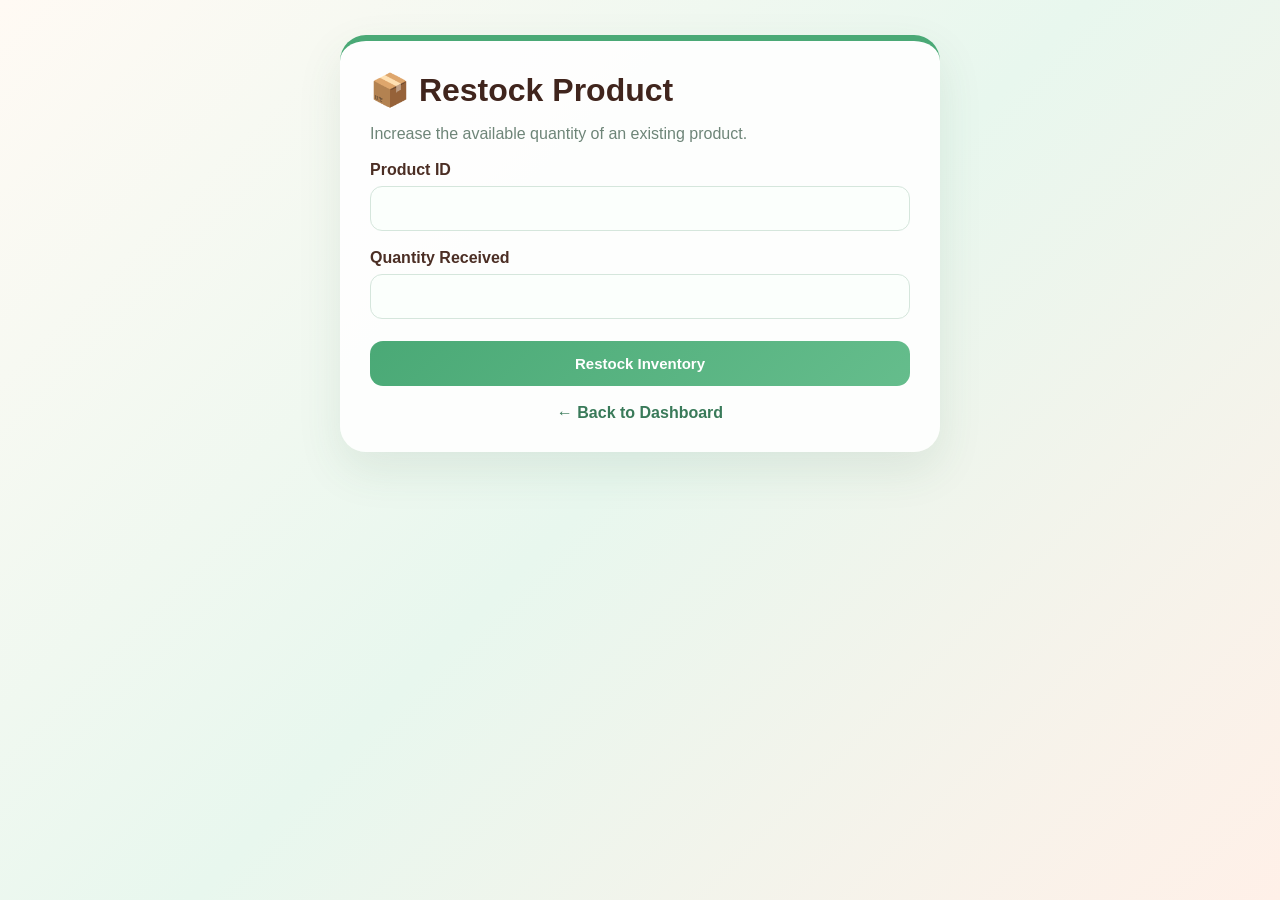
<file: webapp/store/restock.html>
<!DOCTYPE html>
<html lang="en"><head><meta charset="UTF-8"><meta name="viewport" content="width=device-width,initial-scale=1.0">
<title>Restock</title>
<style>
*{box-sizing:border-box}body{margin:0;min-height:100vh;font-family:'Segoe UI',Arial,sans-serif;color:#4b2e24;background:linear-gradient(135deg,#fffaf4,#e8f7ee,#fff0e8);padding:35px 20px}
.container{max-width:600px;margin:auto}.card{background:rgba(255,255,255,.9);border-radius:26px;padding:30px;box-shadow:0 18px 45px rgba(60,100,70,.1);border-top:6px solid #4aa976}
h1{margin:0 0 6px;font-size:32px;color:#40251d}p{color:#6e8578}.field{margin-top:18px}label{display:block;font-weight:700;margin-bottom:7px}input{width:100%;padding:13px;border:1px solid #d5e6dc;border-radius:12px;font-size:15px;background:#fbfffc}input:focus{outline:none;border-color:#4aa976;box-shadow:0 0 0 3px rgba(74,169,118,.12)}button{width:100%;margin-top:22px;padding:14px;border:0;border-radius:13px;background:linear-gradient(135deg,#4aa976,#65bd8c);color:#fff;font-weight:800;font-size:15px;cursor:pointer}.back{display:block;text-align:center;margin-top:18px;color:#397a59;text-decoration:none;font-weight:700}
</style></head><body><div class="container"><div class="card"><h1>📦 Restock Product</h1><p>Increase the available quantity of an existing product.</p>
<form action="restock" method="post">
<div class="field"><label>Product ID</label><input name="productId" type="number" min="1" required></div>
<div class="field"><label>Quantity Received</label><input name="quantity" type="number" min="1" required></div>
<button type="submit">Restock Inventory</button></form><a class="back" href="dashboard.html">← Back to Dashboard</a></div></div></body></html>
</file>
